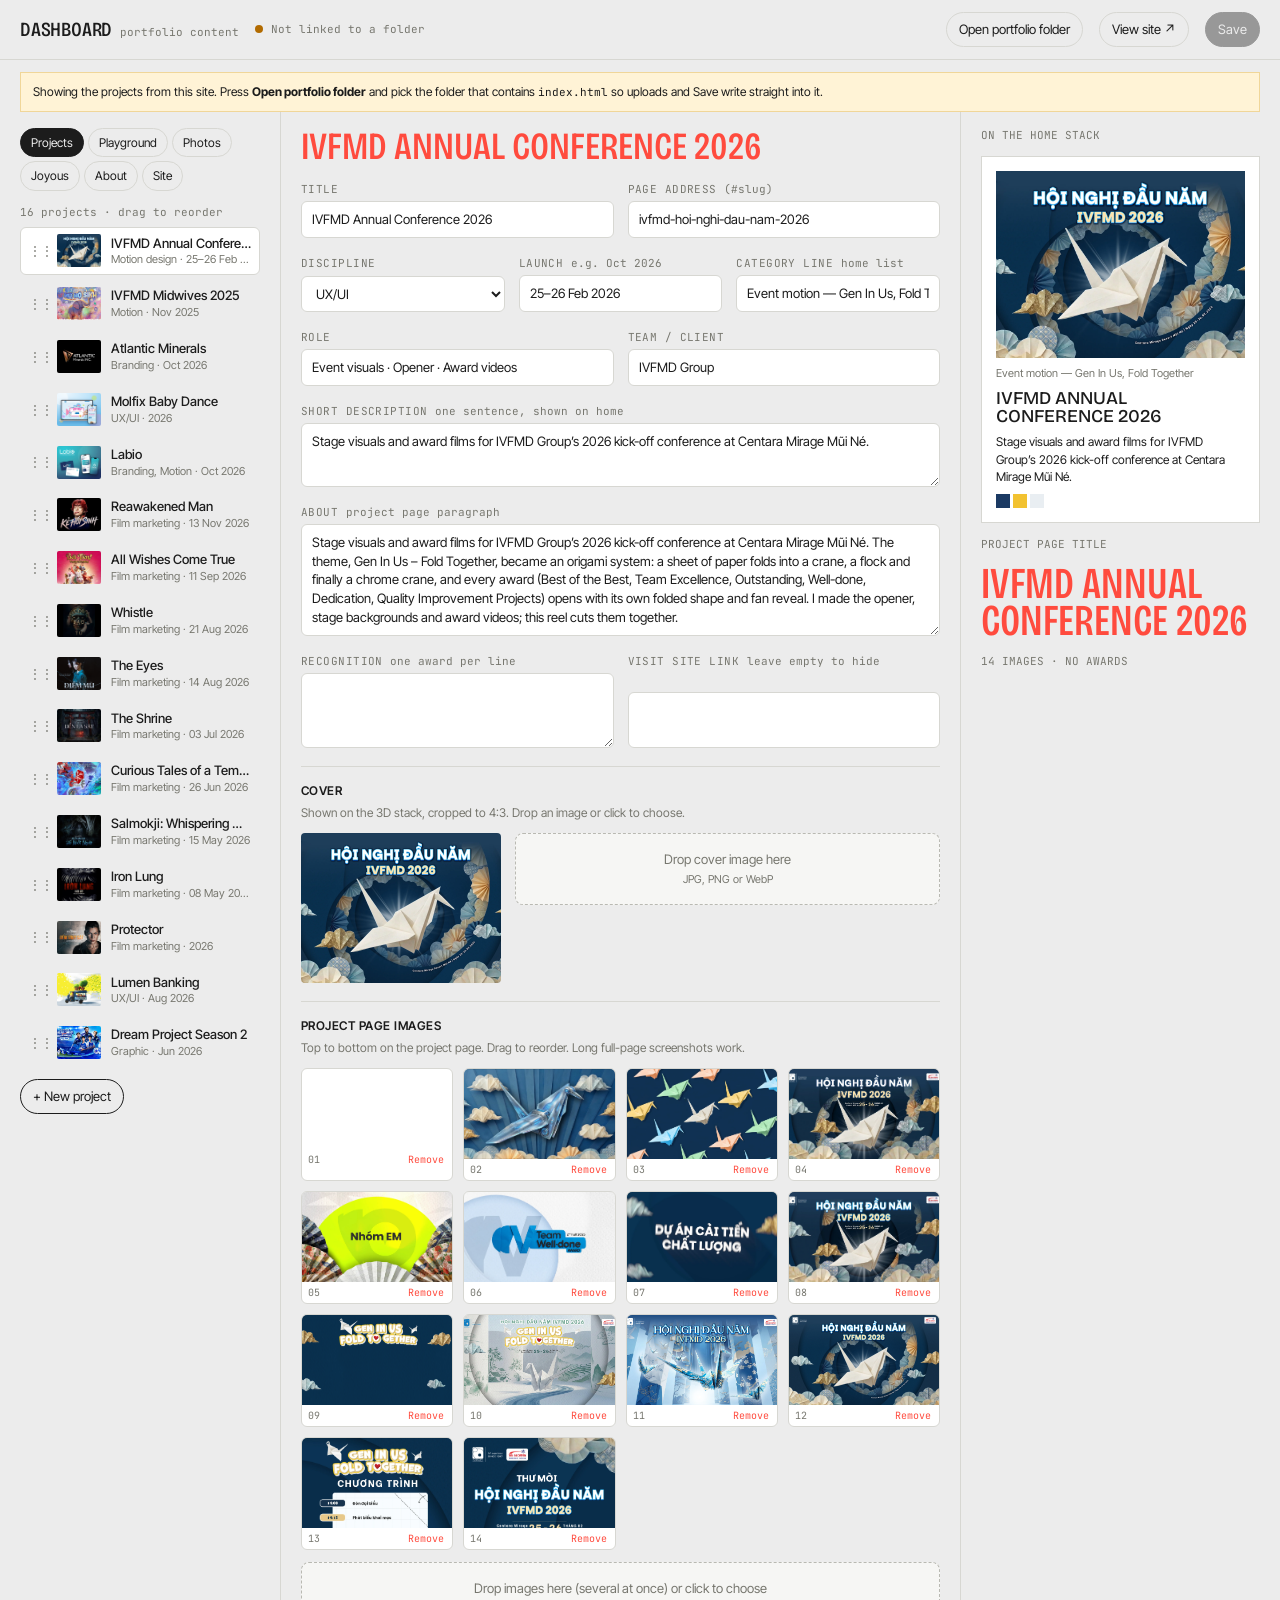
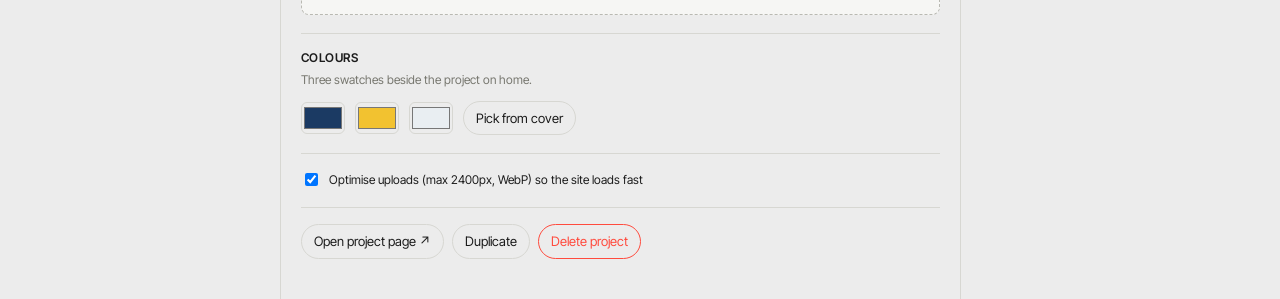
<file: admin.html>
<!doctype html>
<html lang="en">
<head>
<meta charset="utf-8">
<meta name="viewport" content="width=device-width, initial-scale=1, viewport-fit=cover">
<title>Portfolio Dashboard</title>
<meta name="robots" content="noindex">
<link rel="preconnect" href="https://fonts.googleapis.com">
<link rel="preconnect" href="https://fonts.gstatic.com" crossorigin>
<link rel="stylesheet" href="https://fonts.googleapis.com/css2?family=Bricolage+Grotesque:opsz,wdth,wght@12..96,75..100,400..500&family=Inter+Tight:wght@400;500;600&family=JetBrains+Mono:wght@400&display=swap">
<style>
/* Layout: three panes. Project list on the left, the editor in the middle,
   a live card preview on the right. Same paper/ink/red as the site. */
:root {
  --bg: #ececec; --panel: #f6f6f4; --ink: #1c1c1c; --muted: #77776f; --line: #d7d7d2;
  --accent: #ff4b3e; --ok: #1f8a4c; --warn: #b26b00;
  --f-ui: "Inter Tight", "Helvetica Neue", Arial, sans-serif;
  --f-display: "Bricolage Grotesque", "Arial Narrow", sans-serif;
  --f-mono: "JetBrains Mono", ui-monospace, Menlo, monospace;
  color-scheme: light;
}
* { box-sizing: border-box; }
html, body { height: 100%; }
body { margin: 0; background: var(--bg); color: var(--ink); font: 400 13px/1.45 var(--f-ui); }
button, input, select, textarea { font: inherit; color: inherit; }
button { cursor: pointer; }
:focus-visible { outline: 2px solid var(--accent); outline-offset: 2px; }
[hidden] { display: none !important; }

.top {
  position: sticky; top: env(safe-area-inset-top, 0px); z-index: 10;
  display: flex; flex-wrap: wrap; align-items: center; gap: 10px 16px;
  padding: 12px 20px; background: var(--bg); border-bottom: 1px solid var(--line);
}
.brand { font: 500 20px/1 var(--f-display); font-stretch: 80%; text-transform: uppercase; letter-spacing: -.01em; margin: 0; }
.brand small { font: 400 11px var(--f-mono); color: var(--muted); text-transform: none; margin-left: 8px; letter-spacing: 0; }
.status { font: 400 11px/1.3 var(--f-mono); color: var(--muted); margin: 0 auto 0 0; display: flex; align-items: center; gap: 8px; min-width: 0; }
.status i { width: 8px; height: 8px; border-radius: 50%; background: var(--warn); flex: none; }
.status.is-linked i { background: var(--ok); }
.status.is-dirty i { background: var(--accent); }
.noimg { display: block; background: repeating-linear-gradient(45deg, #ddddd8 0 6px, #e6e6e2 6px 12px); aspect-ratio: 4 / 3; width: 100%; }
.item__thumb.noimg { width: 44px; height: 33px; }
a.btn { color: inherit; text-decoration: none; }
.btn { border: 1px solid var(--ink); background: transparent; padding: 7px 12px; border-radius: 99px; white-space: nowrap; }
.btn:hover { background: var(--ink); color: var(--bg); }
.btn--solid { background: var(--ink); color: var(--bg); }
.btn--solid:hover { background: var(--accent); border-color: var(--accent); color: #fff; }
.btn--ghost { border-color: var(--line); }
.btn--danger { border-color: var(--accent); color: var(--accent); }
.btn--danger:hover { background: var(--accent); color: #fff; }
.btn:disabled { opacity: .4; pointer-events: none; }

.login { position: fixed; inset: 0; z-index: 40; display: grid; place-items: center; background: var(--bg); padding: 20px; }
.login form { width: min(360px, 100%); display: grid; gap: 14px; }
.login h2 { margin: 0; font: 400 32px/1 var(--f-display, inherit); text-transform: uppercase; }
.login p { margin: 0; color: var(--muted); font-size: 12px; }
.login .err { color: var(--accent); }
.note { margin: 12px 20px 0; padding: 10px 12px; background: #fff3d6; border: 1px solid #f0d699; font-size: 12px; }
.note code { font-family: var(--f-mono); font-size: 11px; }

.app { display: grid; grid-template-columns: 280px minmax(0, 1fr) 320px; gap: 0; min-height: calc(100% - 60px); }
.pane { padding: 16px 20px 40px; min-width: 0; }
.pane + .pane { border-left: 1px solid var(--line); }

.tabs { display: flex; flex-wrap: wrap; gap: 4px; margin-bottom: 14px; }
.tab { border: 1px solid var(--line); background: transparent; padding: 5px 10px; border-radius: 99px; font-size: 12px; }
.tab.is-on { background: var(--ink); color: var(--bg); border-color: var(--ink); }

.list { list-style: none; margin: 0 0 12px; padding: 0; display: grid; gap: 4px; }
.item {
  display: grid; grid-template-columns: 18px 44px minmax(0, 1fr); gap: 10px; align-items: center;
  padding: 6px 8px; border: 1px solid transparent; border-radius: 6px; background: transparent; cursor: pointer;
}
.item:hover { background: var(--panel); }
.item.is-on { background: #fff; border-color: var(--line); }
.item.is-drop { border-color: var(--accent); border-style: dashed; }
.item__grip { color: var(--muted); cursor: grab; font-size: 12px; text-align: center; }
.item__thumb { width: 44px; height: 33px; object-fit: cover; background: var(--line); border-radius: 2px; }
.item__t { display: block; font-weight: 500; white-space: nowrap; overflow: hidden; text-overflow: ellipsis; }
.item__s { display: block; color: var(--muted); font-size: 11px; white-space: nowrap; overflow: hidden; text-overflow: ellipsis; }
.count { font: 400 11px var(--f-mono); color: var(--muted); margin: 0 0 8px; }

.form { display: grid; gap: 18px; max-width: 760px; }
.form h2 { margin: 0; font: 500 clamp(28px, 3vw, 40px)/.95 var(--f-display); font-stretch: 78%; text-transform: uppercase; color: var(--accent); text-wrap: balance; }
.grid2 { display: grid; grid-template-columns: repeat(2, minmax(0, 1fr)); gap: 14px; }
.grid3 { display: grid; grid-template-columns: repeat(3, minmax(0, 1fr)); gap: 14px; }
.field { display: grid; gap: 5px; min-width: 0; }
.field > span { font: 400 11px var(--f-mono); color: var(--muted); text-transform: uppercase; letter-spacing: .04em; }
.field > span em { font-style: normal; text-transform: none; letter-spacing: 0; }
.field input[type="text"], .field input[type="url"], .field input[type="email"], .field select, .field textarea {
  width: 100%; padding: 8px 10px; border: 1px solid var(--line); border-radius: 6px; background: #fff;
}
.field textarea { resize: vertical; min-height: 64px; }
.field input:focus, .field textarea:focus, .field select:focus { border-color: var(--ink); outline: none; }
.err { color: var(--accent); font-size: 11px; }
.rows { display: grid; gap: 8px; justify-items: start; }
.rowed { display: grid; grid-template-columns: 24px minmax(0, 1fr) minmax(0, 1.6fr) auto; gap: 8px; align-items: start; width: 100%; }
.rowed--3 { grid-template-columns: 24px minmax(0, 1.2fr) minmax(0, 1.2fr) minmax(0, .8fr) auto; }
.rowed__n { font: 400 11px var(--f-mono); color: var(--muted); padding-top: 10px; }
.rowed input, .rowed textarea { width: 100%; padding: 8px 10px; border: 1px solid var(--line); border-radius: 6px; background: #fff; font: inherit; }
.rowed textarea { resize: vertical; min-height: 38px; }
.rowed input:focus, .rowed textarea:focus { border-color: var(--ink); outline: none; }
.rowed__b { display: flex; gap: 4px; padding-top: 4px; }
.rowed__b button { width: 28px; height: 28px; border: 1px solid var(--line); border-radius: 99px; background: transparent; }
.rowed__b button:disabled { opacity: .3; }
.rowed__b button:hover:not(:disabled) { border-color: var(--ink); }

.sect { border-top: 1px solid var(--line); padding-top: 16px; display: grid; gap: 12px; }
.sect h3 { margin: 0; font: 600 12px var(--f-ui); text-transform: uppercase; letter-spacing: .04em; }
.sect p.hint { margin: -6px 0 0; color: var(--muted); font-size: 12px; }

.drop {
  border: 1px dashed #b9b9b2; border-radius: 8px; padding: 16px; text-align: center; color: var(--muted);
  background: var(--panel); cursor: pointer; transition: border-color .2s, background .2s;
}
.drop:hover, .drop.is-over { border-color: var(--accent); background: #fff; color: var(--ink); }
.cover { display: grid; grid-template-columns: 200px minmax(0, 1fr); gap: 14px; align-items: start; }
.cover img { width: 200px; aspect-ratio: 4 / 3; object-fit: cover; background: var(--line); border-radius: 4px; }

.gallery { display: grid; grid-template-columns: repeat(auto-fill, minmax(120px, 1fr)); gap: 10px; }
.gimg { position: relative; border: 1px solid var(--line); border-radius: 6px; overflow: hidden; background: #fff; cursor: grab; }
.gimg.is-drop { outline: 2px dashed var(--accent); }
.gimg img { width: 100%; height: 90px; object-fit: cover; object-position: top; display: block; background: var(--line); }
.gimg__bar { display: flex; justify-content: space-between; align-items: center; padding: 4px 6px; font: 400 10px var(--f-mono); color: var(--muted); }
.gimg__bar button { border: 0; background: none; color: var(--accent); padding: 0 2px; }

.swatches { display: flex; gap: 10px; align-items: center; flex-wrap: wrap; }
.swatches input[type="color"] { width: 44px; height: 32px; padding: 0; border: 1px solid var(--line); border-radius: 6px; background: none; }

.actions { display: flex; flex-wrap: wrap; gap: 8px; border-top: 1px solid var(--line); padding-top: 16px; }
.confirm { display: inline-flex; gap: 8px; align-items: center; color: var(--accent); }

/* preview pane */
.prev { position: sticky; top: 76px; display: grid; gap: 14px; }
.prev__k { font: 400 11px var(--f-mono); color: var(--muted); text-transform: uppercase; margin: 0; }
.card { background: #fff; border: 1px solid var(--line); padding: 14px; display: grid; gap: 8px; }
.card img { width: 100%; aspect-ratio: 4 / 3; object-fit: cover; background: var(--line); }
.cover--wide { grid-template-columns: 1fr; }
.cover--wide img, .card img.is-wide { width: 100%; aspect-ratio: 6.2 / 1; object-position: 0 50%; }
.cover img.is-169, .card img.is-169 { aspect-ratio: 16 / 9; }
.card__cat { color: var(--muted); font-size: 11px; margin: 0; }
.card__t { margin: 0; font: 500 18px/1 var(--f-display); text-transform: uppercase; }
.card__d { margin: 0; font-size: 12px; }
.card__sw { display: flex; gap: 3px; }
.card__sw i { width: 14px; height: 14px; display: block; }
.big { margin: 0; font: 500 44px/.86 var(--f-display); font-stretch: 75%; text-transform: uppercase; color: var(--accent); text-wrap: balance; }
.prev a { color: inherit; }

.toast { position: fixed; left: 50%; bottom: calc(20px + env(safe-area-inset-bottom, 0px)); translate: -50% 10px; opacity: 0; transition: .25s; background: var(--ink); color: var(--bg); padding: 9px 14px; border-radius: 99px; pointer-events: none; z-index: 30; max-width: calc(100vw - 32px); }
.toast.is-on { opacity: 1; translate: -50% 0; }

.empty { padding: 40px 0; color: var(--muted); max-width: 46ch; }
.empty h2 { color: var(--ink); font: 500 32px/.95 var(--f-display); font-stretch: 80%; text-transform: uppercase; margin: 0 0 10px; }

@media (max-width: 1100px) {
  .app { grid-template-columns: 240px minmax(0, 1fr); }
  .pane--prev { display: none; }
}
@media (max-width: 720px) {
  .app { grid-template-columns: 1fr; }
  .pane + .pane { border-left: 0; border-top: 1px solid var(--line); }
  .grid2, .grid3, .cover { grid-template-columns: 1fr; }
  .cover img { width: 100%; }
  .rowed, .rowed--3 { grid-template-columns: minmax(0, 1fr) auto; }
  .rowed__n { display: none; }
  .rowed > input, .rowed > textarea { grid-column: 1; }
  .rowed__b { grid-column: 2; grid-row: 1; }
  .top { padding: 10px 16px; }
  .pane { padding-inline: 16px; }
}
</style>
</head>
<body>

<header class="top">
  <h1 class="brand">Dashboard<small>portfolio content</small></h1>
  <p class="status" id="status" role="status"><i></i><span id="statusText">Not linked to a folder</span></p>
  <button class="btn btn--ghost" type="button" id="openBtn">Open portfolio folder</button>
  <button class="btn btn--ghost" type="button" id="signOut" hidden>Sign out</button>
  <a class="btn btn--ghost" id="siteBtn" href="index.html" target="_blank" rel="noopener">View site ↗</a>
  <button class="btn btn--solid" type="button" id="saveBtn" disabled>Save</button>
</header>
<p class="note" id="note" hidden></p>

<div class="app">
  <!-- LIST -->
  <aside class="pane">
    <div class="tabs" role="tablist">
      <button class="tab is-on" type="button" data-tab="projects" role="tab" aria-selected="true">Projects</button>
      <button class="tab" type="button" data-tab="playground" role="tab" aria-selected="false">Playground</button>
      <button class="tab" type="button" data-tab="photos" role="tab" aria-selected="false">Photos</button>
      <button class="tab" type="button" data-tab="joyous" role="tab" aria-selected="false">Joyous</button>
      <button class="tab" type="button" data-tab="about" role="tab" aria-selected="false">About</button>
      <button class="tab" type="button" data-tab="site" role="tab" aria-selected="false">Site</button>
    </div>
    <p class="count" id="count"></p>
    <ol class="list" id="list"></ol>
    <button class="btn" type="button" id="addBtn">+ New project</button>
  </aside>

  <!-- EDITOR -->
  <main class="pane" id="editor"></main>

  <!-- PREVIEW -->
  <aside class="pane pane--prev">
    <div class="prev" id="prev"></div>
  </aside>
</div>

<input type="file" id="filePick" accept="image/*" hidden>
<input type="file" id="filePickMulti" accept="image/*" multiple hidden>
<div class="toast" id="toast" role="status" aria-live="polite"></div>
<div class="login" id="login" hidden>
  <form id="loginForm" autocomplete="on">
    <h2 id="loginTitle">Sign in</h2>
    <p id="loginText">Enter the dashboard password.</p>
    <label class="field"><span>Password</span><input type="password" name="password" autocomplete="current-password" required minlength="8"></label>
    <label class="field" id="loginAgain" hidden><span>Password again</span><input type="password" name="again" autocomplete="new-password"></label>
    <p class="err" id="loginErr" role="alert"></p>
    <button class="btn btn--solid" type="submit" id="loginBtn">Sign in</button>
  </form>
</div>

<script>
(() => {
  /* =========================================================
     DASHBOARD
     Edits projects, playground, photos, Joyous and site settings.
     Two ways to save:
     1. Server (preferred): when the page is served by server.js or a PHP
        host (api/index.php), it signs in and saves to the project's
        database (data/content.json), which also rebuilds
        assets/projects.js. Uploads go straight into images/ and audio/.
     2. Folder: opened any other way, it uses the browser's folder access
        (Chrome / Edge) to write into a folder on your computer.
     ========================================================= */
  const $ = (s, el = document) => el.querySelector(s);
  const $$ = (s, el = document) => [...el.querySelectorAll(s)];
  const esc = s => String(s ?? "").replace(/[&<>"]/g, c => ({ "&": "&amp;", "<": "&lt;", ">": "&gt;", '"': "&quot;" }[c]));
  const DISCIPLINES = ["UX/UI", "Graphic", "Motion"];
  const JOY_KINDS = ["Game", "3D object", "Space", "Toy"];
  // the experiences built in assets/joyous.js (a new one needs code)
  const JOY_PLAYS = { flappy: "Phu Flies (tap to fly)", blob: "Chrome Blob (liquid metal ball)", island: "Tiny Island (plant trees)", stack: "Stack (block stacking)", galaxy: "Spiral (galaxy of stars)", ballpit: "Ball Pit (throw the balls)" };
  const MAX_SIDE = 2400;           // longest side after optimising
  const WEBP_QUALITY = 0.85;

  const state = {
    dir: null,                     // FileSystemDirectoryHandle of the portfolio folder
    data: { SITE: {}, PROJECTS: [], PLAYGROUND: [], PHOTOS: [] },
    tab: "projects", sel: 0, dirty: false, optimise: true,
    blobs: new Map(),              // image path -> object URL (for previews)
    pending: new Map(),            // image path -> Blob waiting to be written (when no folder yet)
    confirmDelete: false,
  };

  /* ---------------- helpers ---------------- */
  const toast = (msg) => { const t = $("#toast"); t.textContent = msg; t.classList.add("is-on"); clearTimeout(toast.t); toast.t = setTimeout(() => t.classList.remove("is-on"), 2400); };
  const slugify = s => String(s).toLowerCase().normalize("NFD").replace(/[̀-ͯ]/g, "").replace(/đ/g, "d").replace(/[^a-z0-9]+/g, "-").replace(/^-+|-+$/g, "") || "project";
  const fsOK = "showDirectoryPicker" in window;

  /* ---------------- server API (server.js or api/index.php) ---------------- */
  // on Vercel: uploads wait as git blobs until the next save commits them (base = content.json version loaded)
  const server = { on: false, kind: "", uploads: [], base: null };
  async function api(r, { q = "", json, body } = {}) {
    const post = json !== undefined || body !== undefined;
    const res = await fetch(`api/?r=${r}${q}`, {
      method: post ? "POST" : "GET", credentials: "same-origin", cache: "no-store",
      headers: { "X-Admin": "1", ...(json !== undefined ? { "Content-Type": "application/json" } : { "Content-Type": "application/octet-stream" }) },
      body: json !== undefined ? JSON.stringify(json) : body,
    });
    const j = await res.json().catch(() => ({ error: `The server answered ${res.status}` }));
    if (!res.ok) { const e = new Error(j.error || res.status); e.status = res.status; throw e; }
    return j;
  }
  async function probeServer() {
    try { const st = await api("status"); return st && st.ok ? st : null; } catch (e) { return null; }
  }
  // ask for the password (or to create one on first run) until signed in
  function signIn(st) {
    return new Promise(done => {
      const box = $("#login"), f = $("#loginForm"), setup = !st.hasPassword;
      $("#loginTitle").textContent = setup ? "Set a password" : "Sign in";
      $("#loginText").innerHTML = setup
        ? (st.canSetup ? "First time here: choose a dashboard password (8+ characters). It is saved, hashed, in <code>data/auth.php</code>; upload that folder with the site and the same password works on your host."
                       : st.server === "vercel" ? "Saving online is not set up yet: add ADMIN_PASSWORD and GITHUB_TOKEN in Vercel (Settings, Environment Variables), then redeploy."
                       : "No password yet. Run <code>start.bat</code> on your computer to set one, then upload the <code>data</code> folder to the host.")
        : "Enter the dashboard password.";
      $("#loginAgain").hidden = !setup; $("#loginBtn").textContent = setup ? "Save password" : "Sign in";
      $("#loginBtn").disabled = setup && !st.canSetup;
      f.password.autocomplete = setup ? "new-password" : "current-password";
      box.hidden = false; f.password.focus();
      f.onsubmit = async e => {
        e.preventDefault(); $("#loginErr").textContent = "";
        if (setup && f.password.value !== f.again.value) { $("#loginErr").textContent = "The two passwords are different"; return; }
        try { await api(setup ? "setup" : "login", { json: { password: f.password.value } }); box.hidden = true; f.reset(); done(); }
        catch (err) { $("#loginErr").textContent = err.message; }
      };
    });
  }
  // the database, unless projects.js was edited by hand after the last save
  async function loadFromServer() {
    const c = await api("content");
    server.base = c.sha || null;
    if (c.content && !(c.projectsMtime > c.contentMtime + 5)) return normalise(c.content);
    return parseProjects(await (await fetch("assets/projects.js", { cache: "no-store" })).text());
  }
  const normalise = c => ({ SITE: c.SITE || {}, PROJECTS: c.PROJECTS || [], PLAYGROUND: c.PLAYGROUND || [], PHOTOS: c.PHOTOS || [], JOYOUS: c.JOYOUS || null, ABOUT: c.ABOUT || null });
  async function upload(blob, base, ext) {
    if (server.kind === "vercel" && blob.size > 4.3 * 1024 * 1024) throw new Error("file is over 4MB, too big for the online dashboard. Add it with start.bat on your computer");
    const pending = server.uploads.map(u => u.path).join(",");
    const r = await api("upload", { q: `&base=${encodeURIComponent(base)}&ext=${encodeURIComponent(ext)}` + (pending ? `&pending=${encodeURIComponent(pending)}` : ""), body: blob });
    if (r.sha) { server.uploads.push({ path: r.path, sha: r.sha }); setDirty(); }
    return r.path;
  }

  function setDirty(v = true) {
    state.dirty = v;
    $("#saveBtn").disabled = !v;
    $("#status").classList.toggle("is-dirty", v);
    renderStatus();
  }
  function renderStatus() {
    const st = $("#status");
    if (server.on) {
      st.classList.add("is-linked");
      $("#statusText").textContent = `Project database (data/content.json)` + (state.dirty ? " · unsaved changes" : " · saved");
      return;
    }
    st.classList.toggle("is-linked", !!state.dir);
    $("#statusText").textContent =
      (state.dir ? `Folder: ${state.dir.name}` : "Not linked to a folder") + (state.dirty ? " · unsaved changes" : state.dir ? " · saved" : "");
  }
  function note(html) { const n = $("#note"); n.innerHTML = html; n.hidden = !html; }

  /* ---------------- parse / serialise projects.js ---------------- */
  function parseProjects(text) {
    const win = {};
    // projects.js only assigns window.SITE / window.PROJECTS / window.PLAYGROUND / window.PHOTOS / window.JOYOUS / window.ABOUT
    new Function("window", text)(win);
    return { SITE: win.SITE || {}, PROJECTS: win.PROJECTS || [], PLAYGROUND: win.PLAYGROUND || [], PHOTOS: win.PHOTOS || [], JOYOUS: win.JOYOUS || null, ABOUT: win.ABOUT || null };
  }
  function serialise(d) {
    const head = `/* =========================================================
   PROJECT DATA (written by admin.html — you can also edit by hand)
   image:       cover shown on the 3D stack (any ratio, cropped to 4:3)
   gallery:     images shown on the project page, top to bottom
   about:       the paragraph on the project page (desc is the short line on home)
   recognition: list of awards, [] when none
   url:         "Visit site" link, "" to hide it
   palette:     three swatch colours shown next to the active project
   PHOTOS:      the Photo page; featured: true (up to 10) also plays in the top banner
   JOYOUS:      the Joyous page: channel name, banner and items; play picks the experience built in assets/joyous.js
   ABOUT:       the About page: title lines, intro, skills, experience, portrait, process & approach
   ========================================================= */\n`;
    const j = v => JSON.stringify(v, null, 2);
    return `${head}window.SITE = ${j(d.SITE)};\n\nwindow.PROJECTS = ${j(d.PROJECTS)};\n\nwindow.PLAYGROUND = ${j(d.PLAYGROUND)};\n\nwindow.PHOTOS = ${j(d.PHOTOS || [])};\n${d.JOYOUS ? `\nwindow.JOYOUS = ${j(d.JOYOUS)};\n` : ""}${d.ABOUT ? `\nwindow.ABOUT = ${j(d.ABOUT)};\n` : ""}`;
  }

  /* ---------------- folder access ---------------- */
  const IDB = {
    db() { return new Promise((res, rej) => { const r = indexedDB.open("portfolio-admin", 1); r.onupgradeneeded = () => r.result.createObjectStore("kv"); r.onsuccess = () => res(r.result); r.onerror = () => rej(r.error); }); },
    async get(k) { try { const db = await this.db(); return await new Promise(res => { const q = db.transaction("kv").objectStore("kv").get(k); q.onsuccess = () => res(q.result); q.onerror = () => res(null); }); } catch (e) { return null; } },
    async set(k, v) { try { const db = await this.db(); db.transaction("kv", "readwrite").objectStore("kv").put(v, k); } catch (e) {} },
  };
  async function getDirPath(path, create) {
    const parts = path.split("/").filter(Boolean); let d = state.dir;
    for (const p of parts) d = await d.getDirectoryHandle(p, { create });
    return d;
  }
  async function readFile(path) {
    const parts = path.split("/"); const name = parts.pop();
    const d = await getDirPath(parts.join("/"), false);
    return (await d.getFileHandle(name)).getFile();
  }
  async function writeFile(path, data) {
    const parts = path.split("/"); const name = parts.pop();
    const d = await getDirPath(parts.join("/"), true);
    const fh = await d.getFileHandle(name, { create: true });
    const w = await fh.createWritable(); await w.write(data); await w.close();
  }
  async function exists(path) { try { await readFile(path); return true; } catch (e) { return false; } }

  async function linkFolder(handle) {
    if ((await handle.queryPermission({ mode: "readwrite" })) !== "granted" &&
        (await handle.requestPermission({ mode: "readwrite" })) !== "granted") { toast("Permission was not granted"); return false; }
    try { await handle.getDirectoryHandle("assets"); }
    catch (e) { toast("That folder has no assets/ folder. Pick the portfolio folder that contains index.html."); return false; }
    state.dir = handle; IDB.set("dir", handle);
    if (state.dirty && state.data.PROJECTS.length) {
      // keep the edits made before linking; flush any images waiting to be written
      for (const [path, blob] of state.pending) await writeFile(path, blob);
      state.pending.clear(); note(""); renderStatus(); toast("Folder linked. Press Save to write your changes."); return true;
    }
    try { state.data = parseProjects(await (await readFile("assets/projects.js")).text()); }
    catch (e) { toast("Could not read assets/projects.js: " + e.message); return false; }
    state.sel = 0; note(""); setDirty(false); render(); toast(`Loaded ${state.data.PROJECTS.length} projects`);
    return true;
  }
  $("#openBtn").addEventListener("click", async () => {
    if (!fsOK) { toast("Open this page in Chrome or Edge on your computer to save files."); return; }
    try { await linkFolder(await window.showDirectoryPicker({ id: "portfolio", mode: "readwrite" })); }
    catch (e) { if (e.name !== "AbortError") toast("Could not open the folder: " + e.message); }
  });

  /* ---------------- images ---------------- */
  async function optimise(file) {
    if (!state.optimise || !/^image\/(jpeg|png|webp)$/.test(file.type)) return { blob: file, ext: (file.name.split(".").pop() || "jpg").toLowerCase() };
    const bmp = await createImageBitmap(file);
    const s = Math.min(1, MAX_SIDE / Math.max(bmp.width, bmp.height));
    const cv = document.createElement("canvas"); cv.width = Math.round(bmp.width * s); cv.height = Math.round(bmp.height * s);
    cv.getContext("2d").drawImage(bmp, 0, 0, cv.width, cv.height);
    const blob = await new Promise(r => cv.toBlob(r, "image/webp", WEBP_QUALITY));
    return blob && blob.size < file.size ? { blob, ext: "webp" } : { blob: file, ext: (file.name.split(".").pop() || "jpg").toLowerCase() };
  }
  async function addImage(file, base) {
    const { blob, ext } = await optimise(file);
    if (server.on) {
      let path;
      try { path = await upload(blob, "images/" + base, ext); }
      catch (e) {
        if (e.status !== 401) { toast("Upload failed: " + e.message); throw e; }
        await signIn(await probeServer() || { hasPassword: true }); path = await upload(blob, "images/" + base, ext);
      }
      state.blobs.set(path, URL.createObjectURL(blob));
      return path;
    }
    let n = 1, path;
    do { path = `images/${base}-${String(n).padStart(2, "0")}.${ext}`; n++; }
    while ((state.dir && await exists(path)) || state.blobs.has(path) || allPaths().includes(path));
    state.blobs.set(path, URL.createObjectURL(blob));
    if (state.dir) await writeFile(path, blob); else state.pending.set(path, blob);
    return path;
  }
  function allPaths() {
    const d = state.data;
    return [...d.PROJECTS.flatMap(p => [p.image, ...(p.gallery || [])]), ...d.PLAYGROUND.map(p => p.image), ...(d.PHOTOS || []).map(p => p.image), ...(d.JOYOUS ? [d.JOYOUS.banner, ...(d.JOYOUS.items || []).map(p => p.thumb)] : []), d.ABOUT && d.ABOUT.portrait].filter(Boolean);
  }
  function src(path) {
    // preview URL for an image path: fresh upload, file in the linked folder, or the site's own copy
    if (!path) return "";
    if (state.blobs.has(path)) return state.blobs.get(path);
    if (state.dir) {
      readFile(path).then(f => { state.blobs.set(path, URL.createObjectURL(f)); $$(`img[data-path="${CSS.escape(path)}"]`).forEach(i => (i.src = state.blobs.get(path))); }).catch(() => {});
      return "";
    }
    return path;
  }
  const img = (path, cls = "", alt = "") => path
    ? /\.(mp4|webm|mov)$/i.test(path) ? `<video class="${cls}" data-path="${esc(path)}" src="${esc(src(path))}" muted playsinline preload="metadata" style="width:100%;object-fit:cover"></video>`
    : `<img class="${cls}" data-path="${esc(path)}" src="${esc(src(path))}" alt="${esc(alt)}">`
    : `<span class="${cls} noimg" aria-hidden="true"></span>`;
  function pick(multi) {
    return new Promise(res => {
      const inp = multi ? $("#filePickMulti") : $("#filePick");
      inp.value = ""; inp.onchange = () => res([...inp.files]); inp.click();
    });
  }
  async function paletteFrom(path) {
    // three colours from the cover: darkest, most saturated, lightest of the common ones
    const im = new Image(); im.src = src(path) || path; await im.decode();
    const cv = document.createElement("canvas"); cv.width = 48; cv.height = 36;
    const ctx = cv.getContext("2d"); ctx.drawImage(im, 0, 0, 48, 36);
    const px = ctx.getImageData(0, 0, 48, 36).data, buckets = new Map();
    for (let i = 0; i < px.length; i += 4) {
      const k = [px[i] >> 4, px[i + 1] >> 4, px[i + 2] >> 4].join(",");
      const b = buckets.get(k) || { n: 0, r: 0, g: 0, b: 0 }; b.n++; b.r += px[i]; b.g += px[i + 1]; b.b += px[i + 2]; buckets.set(k, b);
    }
    const cols = [...buckets.values()].sort((a, b) => b.n - a.n).slice(0, 12).map(b => [b.r / b.n, b.g / b.n, b.b / b.n]);
    const lum = c => 0.2126 * c[0] + 0.7152 * c[1] + 0.0722 * c[2];
    const sat = c => Math.max(...c) - Math.min(...c);
    const dark = cols.reduce((a, c) => (lum(c) < lum(a) ? c : a));
    const light = cols.reduce((a, c) => (lum(c) > lum(a) ? c : a));
    const vivid = cols.filter(c => c !== dark && c !== light).reduce((a, c) => (sat(c) > sat(a) ? c : a), cols[0]);
    const hex = c => "#" + c.map(v => Math.round(v).toString(16).padStart(2, "0")).join("");
    return [hex(dark), hex(vivid), hex(light)];
  }

  /* ---------------- drop zones ---------------- */
  function dropzone(el, onFiles) {
    el.addEventListener("dragover", e => { if ([...e.dataTransfer.types].includes("Files")) { e.preventDefault(); el.classList.add("is-over"); } });
    el.addEventListener("dragleave", () => el.classList.remove("is-over"));
    el.addEventListener("drop", e => { if (!e.dataTransfer.files.length) return; e.preventDefault(); el.classList.remove("is-over"); onFiles([...e.dataTransfer.files].filter(f => f.type.startsWith("image/"))); });
  }
  function sortable(container, selector, onMove) {
    let from = -1;
    $$(selector, container).forEach((el, i) => {
      el.draggable = true;
      el.addEventListener("dragstart", e => { from = i; e.dataTransfer.effectAllowed = "move"; e.dataTransfer.setData("text/plain", String(i)); });
      el.addEventListener("dragover", e => { if (from < 0) return; e.preventDefault(); el.classList.add("is-drop"); });
      el.addEventListener("dragleave", () => el.classList.remove("is-drop"));
      el.addEventListener("drop", e => { if (from < 0) return; e.preventDefault(); el.classList.remove("is-drop"); if (from !== i) onMove(from, i); from = -1; });
      el.addEventListener("dragend", () => (from = -1));
    });
  }
  const move = (arr, a, b) => { const [x] = arr.splice(a, 1); arr.splice(b, 0, x); };

  /* ---------------- render ---------------- */
  function render() {
    $$(".tab").forEach(t => { const on = t.dataset.tab === state.tab; t.classList.toggle("is-on", on); t.setAttribute("aria-selected", on); });
    renderList(); renderEditor(); renderPreview(); renderStatus();
  }

  function renderList() {
    const list = $("#list"), d = state.data;
    $("#addBtn").hidden = state.tab === "site" || state.tab === "about";
    $("#addBtn").textContent = state.tab === "playground" ? "+ Add images" : state.tab === "photos" ? "+ Add photos" : state.tab === "joyous" ? "+ New item" : "+ New project";
    if (state.tab === "site") { list.innerHTML = ""; $("#count").textContent = "Name, email, showreel, music"; return; }
    if (state.tab === "about") { list.innerHTML = ""; $("#count").textContent = "Title, intro, skills, experience, process"; return; }
    const items = listFor(state.tab);
    const banner = d.PHOTOS.filter(p => p.featured).length;
    $("#count").textContent = state.tab === "photos" ? `${items.length} photos · ${banner}/10 in banner · drag to reorder`
      : `${items.length} ${state.tab === "projects" ? "projects · drag to reorder" : "items · drag to reorder"}`;
    const joyHead = state.tab === "joyous" ? `
      <li class="item ${state.sel === -1 ? "is-on" : ""}" data-i="-1" data-fixed>
        <span class="item__grip" aria-hidden="true"></span>
        ${img(d.JOYOUS && d.JOYOUS.banner, "item__thumb")}
        <span><span class="item__t">Channel</span><span class="item__s">Name, about, banner</span></span>
      </li>` : "";
    list.innerHTML = joyHead + items.map((p, i) => `
      <li class="item ${i === state.sel ? "is-on" : ""}" data-i="${i}">
        <span class="item__grip" aria-hidden="true">⋮⋮</span>
        ${img(p.image || p.thumb, "item__thumb")}
        <span><span class="item__t">${esc(p.title || "Untitled")}</span><span class="item__s">${esc(state.tab === "projects" ? [p.discipline, p.launch].filter(Boolean).join(" · ") : state.tab === "joyous" ? [p.kind, p.year].filter(Boolean).join(" · ") : state.tab === "photos" ? [p.featured ? "★ Banner" : "", p.place, p.year].filter(Boolean).join(" · ") || p.image : p.image)}</span></span>
      </li>`).join("");
    $$(".item", list).forEach(el => el.addEventListener("click", () => { state.sel = +el.dataset.i; state.confirmDelete = false; render(); }));
    sortable(list, ".item:not([data-fixed])", (a, b) => { const sel = items[state.sel]; move(items, a, b); state.sel = items.indexOf(sel); setDirty(); render(); });
  }

  function field(label, name, value, { type = "text", area = false, hint = "", rows = 3, attrs = "" } = {}) {
    const ctl = area
      ? `<textarea name="${name}" rows="${rows}" ${attrs}>${esc(value)}</textarea>`
      : `<input type="${type}" name="${name}" value="${esc(value)}" ${attrs}>`;
    return `<label class="field"><span>${label}${hint ? ` <em>${hint}</em>` : ""}</span>${ctl}</label>`;
  }

  function renderEditor() {
    const ed = $("#editor"), d = state.data;
    if (state.tab === "site") return renderSite(ed);
    if (state.tab === "about") return renderAbout(ed);
    if (state.tab === "joyous" && state.sel === -1) return renderJoyChannel(ed);
    const items = listFor(state.tab);
    if (!items.length) {
      ed.innerHTML = `<div class="empty"><h2>Nothing here yet</h2><p>${state.tab === "projects" ? "Press “+ New project”, give it a title and drop in a cover image." : state.tab === "photos" ? "Press “+ Add photos” to fill the Photo page. Star up to 10 for the top banner." : state.tab === "joyous" ? "Press “+ New item” to add a game or 3D toy to the Joyous page, or pick Channel to edit the banner and name." : "Press “+ Add images” to add side experiments to the Playground."}</p></div>`;
      return;
    }
    state.sel = Math.min(state.sel, items.length - 1);
    if (state.tab === "playground") return renderPlayItem(ed, items[state.sel]);
    if (state.tab === "photos") return renderPhotoItem(ed, items[state.sel]);
    if (state.tab === "joyous") return renderJoyItem(ed, items[state.sel]);
    const p = items[state.sel];
    const slugTaken = d.PROJECTS.some((q, k) => k !== state.sel && q.slug === p.slug);
    ed.innerHTML = `
      <form class="form" id="form" autocomplete="off">
        <h2>${esc(p.title || "Untitled project")}</h2>
        <div class="grid2">
          ${field("Title", "title", p.title)}
          <label class="field"><span>Page address <em>(#slug)</em></span><input type="text" name="slug" value="${esc(p.slug)}">${slugTaken ? `<span class="err">Another project already uses this address.</span>` : ""}</label>
        </div>
        <div class="grid3">
          <label class="field"><span>Discipline</span><select name="discipline">${DISCIPLINES.map(x => `<option ${x === p.discipline ? "selected" : ""}>${x}</option>`).join("")}</select></label>
          ${field("Launch", "launch", p.launch, { hint: "e.g. Oct 2026" })}
          ${field("Category line", "category", p.category, { hint: "home list" })}
        </div>
        <div class="grid2">
          ${field("Role", "role", p.role)}
          ${field("Team / client", "team", p.team)}
        </div>
        ${field("Short description", "desc", p.desc, { area: true, rows: 2, hint: "one sentence, shown on home" })}
        ${field("About", "about", p.about, { area: true, rows: 5, hint: "project page paragraph" })}
        <div class="grid2">
          ${field("Recognition", "recognition", (p.recognition || []).join("\n"), { area: true, rows: 3, hint: "one award per line" })}
          ${field("Visit site link", "url", p.url, { type: "url", hint: "leave empty to hide" })}
        </div>

        <section class="sect">
          <h3>Cover</h3>
          <p class="hint">Shown on the 3D stack, cropped to 4:3. Drop an image or click to choose.</p>
          <div class="cover">
            ${img(p.image, "", "Cover")}
            <div class="drop" id="coverDrop" role="button" tabindex="0">Drop cover image here<br><small>JPG, PNG or WebP</small></div>
          </div>
        </section>

        <section class="sect">
          <h3>Project page images</h3>
          <p class="hint">Top to bottom on the project page. Drag to reorder. Long full-page screenshots work.</p>
          <div class="gallery" id="gallery">
            ${(p.gallery || []).map((g, k) => `<div class="gimg" data-k="${k}">${img(g)}<div class="gimg__bar"><span>${String(k + 1).padStart(2, "0")}</span><button type="button" data-rm="${k}" aria-label="Remove image ${k + 1}">Remove</button></div></div>`).join("")}
          </div>
          <div class="drop" id="galleryDrop" role="button" tabindex="0">Drop images here (several at once) or click to choose</div>
        </section>

        <section class="sect">
          <h3>Colours</h3>
          <p class="hint">Three swatches beside the project on home.</p>
          <div class="swatches">
            ${[0, 1, 2].map(k => `<input type="color" name="pal${k}" value="${esc((p.palette || [])[k] || "#cccccc")}" aria-label="Swatch ${k + 1}">`).join("")}
            <button class="btn btn--ghost" type="button" id="palAuto">Pick from cover</button>
          </div>
        </section>

        <section class="sect">
          <label class="field" style="grid-template-columns:auto 1fr;align-items:center;gap:8px"><input type="checkbox" id="optimise" ${state.optimise ? "checked" : ""}><span style="text-transform:none;letter-spacing:0;font-family:var(--f-ui);font-size:12px;color:var(--ink)">Optimise uploads (max ${MAX_SIDE}px, WebP) so the site loads fast</span></label>
        </section>

        <div class="actions">
          <a class="btn btn--ghost" href="index.html#${esc(p.slug)}" target="_blank" rel="noopener">Open project page ↗</a>
          <button class="btn btn--ghost" type="button" id="dupBtn">Duplicate</button>
          <span id="delWrap">${state.confirmDelete
            ? `<span class="confirm">Delete “${esc(p.title)}”? Images stay in the folder. <button class="btn btn--danger" type="button" id="delYes">Delete</button><button class="btn btn--ghost" type="button" id="delNo">Keep</button></span>`
            : `<button class="btn btn--danger" type="button" id="delBtn">Delete project</button>`}</span>
        </div>
      </form>`;

    const form = $("#form");
    form.addEventListener("submit", e => e.preventDefault());
    form.addEventListener("input", e => {
      const t = e.target, n = t.name; if (!n) return;
      if (n === "recognition") p.recognition = t.value.split("\n").map(s => s.trim()).filter(Boolean);
      else if (n.startsWith("pal")) { p.palette = p.palette || ["#cccccc", "#cccccc", "#cccccc"]; p.palette[+n.slice(3)] = t.value; }
      else if (n === "slug") p.slug = slugify(t.value);
      else {
        const autoSlug = n === "title" && (p.slug === slugify(p.title || "") || !p.slug);
        p[n] = t.value;
        if (autoSlug) { p.slug = slugify(t.value); form.slug.value = p.slug; }
        if (n === "title") $("h2", form).textContent = t.value || "Untitled project";
      }
      setDirty(); renderList(); renderPreview();
    });
    form.slug.addEventListener("change", () => { form.slug.value = p.slug; renderEditor(); });
    $("#optimise").addEventListener("change", e => (state.optimise = e.target.checked));

    const base = () => slugify(p.slug || p.title);
    const setCover = async files => { if (!files[0]) return; p.image = await addImage(files[0], base() + "-cover"); if (!p.gallery || !p.gallery.length) p.gallery = [p.image]; setDirty(); render(); toast("Cover added"); };
    const addGallery = async files => { if (!files.length) return; p.gallery = p.gallery || []; for (const f of files) p.gallery.push(await addImage(f, base())); setDirty(); render(); toast(`${files.length} image${files.length > 1 ? "s" : ""} added`); };
    const cd = $("#coverDrop"), gd = $("#galleryDrop");
    dropzone(cd, setCover); dropzone(gd, addGallery);
    cd.addEventListener("click", async () => setCover(await pick(false)));
    gd.addEventListener("click", async () => addGallery(await pick(true)));
    [cd, gd].forEach(z => z.addEventListener("keydown", e => { if (e.key === "Enter" || e.key === " ") { e.preventDefault(); z.click(); } }));
    $$("[data-rm]", form).forEach(b => b.addEventListener("click", () => { p.gallery.splice(+b.dataset.rm, 1); setDirty(); render(); }));
    sortable($("#gallery"), ".gimg", (a, b) => { move(p.gallery, a, b); setDirty(); render(); });
    $("#palAuto").addEventListener("click", async () => { try { p.palette = await paletteFrom(p.image); setDirty(); render(); } catch (e) { toast("Add a cover image first"); } });
    $("#dupBtn").addEventListener("click", () => { const c = JSON.parse(JSON.stringify(p)); c.title += " copy"; c.slug = slugify(c.title); d.PROJECTS.splice(state.sel + 1, 0, c); state.sel++; setDirty(); render(); });
    if ($("#delBtn")) $("#delBtn").addEventListener("click", () => { state.confirmDelete = true; renderEditor(); });
    if ($("#delNo")) $("#delNo").addEventListener("click", () => { state.confirmDelete = false; renderEditor(); });
    if ($("#delYes")) $("#delYes").addEventListener("click", () => { d.PROJECTS.splice(state.sel, 1); state.sel = Math.max(0, state.sel - 1); state.confirmDelete = false; setDirty(); render(); toast("Project deleted. Save to apply."); });
  }

  const joy = () => (state.data.JOYOUS = state.data.JOYOUS || { name: "Joyous", handle: "", about: "", banner: "", items: [] });
  const listFor = tab => tab === "projects" ? state.data.PROJECTS : tab === "photos" ? state.data.PHOTOS : tab === "joyous" ? (state.data.JOYOUS ? state.data.JOYOUS.items || (state.data.JOYOUS.items = []) : []) : state.data.PLAYGROUND;

  function renderJoyChannel(ed) {
    const j = joy();
    ed.innerHTML = `
      <form class="form" id="form" autocomplete="off">
        <h2>Joyous channel</h2>
        <div class="grid2">${field("Channel name", "name", j.name)}${field("Handle", "handle", j.handle, { hint: "e.g. @phunguyen" })}</div>
        ${field("About", "about", j.about, { area: true, rows: 3, hint: "one or two lines under the name" })}
        <section class="sect"><h3>Banner</h3>
          <p class="hint">The wide cover at the top, like a YouTube banner. About 2560 × 420 works best; on phones the left part shows.</p>
          <div class="cover cover--wide">${img(j.banner, "is-wide", "Banner")}<div class="drop" id="joyBanner" role="button" tabindex="0">Drop a banner image here or click to choose</div></div>
        </section>
        <p class="hint">The round avatar is your head from the About page: it blinks and follows the cursor on its own.</p>
      </form>`;
    const form = $("#form");
    form.addEventListener("submit", e => e.preventDefault());
    form.addEventListener("input", e => { j[e.target.name] = e.target.value; setDirty(); renderPreview(); });
    const z = $("#joyBanner"), put = async f => { if (!f[0]) return; j.banner = await addImage(f[0], "joyous/banner"); setDirty(); render(); toast("Banner added"); };
    dropzone(z, put); z.addEventListener("click", async () => put(await pick(false)));
  }

  function renderJoyItem(ed, it) {
    const items = joy().items;
    const slugTaken = items.some(q => q !== it && q.slug === it.slug);
    ed.innerHTML = `
      <form class="form" id="form" autocomplete="off">
        <h2>${esc(it.title || "Untitled")}</h2>
        <div class="grid2">
          ${field("Title", "title", it.title)}
          <label class="field"><span>Page address <em>(#joyous/…)</em></span><input type="text" name="slug" value="${esc(it.slug)}">${slugTaken ? `<span class="err">Another item already uses this address.</span>` : ""}</label>
        </div>
        <div class="grid3">
          <label class="field"><span>Type</span><select name="kind">${JOY_KINDS.map(x => `<option ${x === it.kind ? "selected" : ""}>${x}</option>`).join("")}</select></label>
          ${field("Year", "year", it.year)}
          <label class="field"><span>Experience <em>(what plays)</em></span><select name="play">${Object.entries(JOY_PLAYS).map(([k, v]) => `<option value="${k}" ${k === it.play ? "selected" : ""}>${esc(v)}</option>`).join("")}${JOY_PLAYS[it.play] ? "" : `<option value="${esc(it.play)}" selected>${esc(it.play || "none")}</option>`}</select></label>
        </div>
        ${field("Description", "desc", it.desc, { area: true, rows: 3, hint: "shown on the page, say how to play" })}
        <section class="sect"><h3>Thumbnail</h3>
          <p class="hint">Shown in the grid, cropped to 16:9 (1280 × 720 works well).</p>
          <div class="cover">${img(it.thumb, "is-169", it.title)}<div class="drop" id="joyThumb" role="button" tabindex="0">Drop a thumbnail here or click to choose</div></div>
        </section>
        <p class="hint">Each experience is built in code (assets/joyous.js). You can rename and re-skin the six here; a brand new game needs new code.</p>
        <div class="actions">
          <a class="btn btn--ghost" href="index.html#joyous/${esc(it.slug)}" target="_blank" rel="noopener">Open page ↗</a>
          <button class="btn btn--danger" type="button" id="joyDel">Remove from Joyous</button>
        </div>
      </form>`;
    const form = $("#form");
    form.addEventListener("submit", e => e.preventDefault());
    form.addEventListener("input", e => {
      const t = e.target, n = t.name; if (!n) return;
      if (n === "slug") it.slug = slugify(t.value);
      else {
        const autoSlug = n === "title" && (it.slug === slugify(it.title || "") || !it.slug);
        it[n] = t.value;
        if (autoSlug) { it.slug = slugify(t.value); form.slug.value = it.slug; }
        if (n === "title") $("h2", form).textContent = t.value || "Untitled";
      }
      setDirty(); renderList(); renderPreview();
    });
    form.slug.addEventListener("change", () => { form.slug.value = it.slug; renderEditor(); });
    const z = $("#joyThumb"), put = async f => { if (!f[0]) return; it.thumb = await addImage(f[0], "joyous/" + slugify(it.slug || it.title)); setDirty(); render(); toast("Thumbnail added"); };
    dropzone(z, put); z.addEventListener("click", async () => put(await pick(false)));
    $("#joyDel").addEventListener("click", () => { items.splice(state.sel, 1); state.sel = Math.max(-1, state.sel - 1); setDirty(); render(); });
  }

  function renderPlayItem(ed, it) {
    ed.innerHTML = `
      <form class="form" id="form" autocomplete="off">
        <h2>${esc(it.title || "Untitled")}</h2>
        ${field("Caption", "title", it.title)}
        <section class="sect"><h3>Image</h3>
          <div class="cover">${img(it.image, "", it.title)}<div class="drop" id="playDrop" role="button" tabindex="0">Drop a new image to replace</div></div>
        </section>
        <div class="actions"><button class="btn btn--danger" type="button" id="playDel">Remove from Playground</button></div>
      </form>`;
    const form = $("#form");
    form.addEventListener("submit", e => e.preventDefault());
    form.addEventListener("input", e => { it.title = e.target.value; $("h2", form).textContent = it.title || "Untitled"; setDirty(); renderList(); renderPreview(); });
    const z = $("#playDrop"), put = async f => { if (!f[0]) return; it.image = await addImage(f[0], "play"); setDirty(); render(); };
    dropzone(z, put); z.addEventListener("click", async () => put(await pick(false)));
    $("#playDel").addEventListener("click", () => { state.data.PLAYGROUND.splice(state.sel, 1); state.sel = Math.max(0, state.sel - 1); setDirty(); render(); });
  }

  function renderPhotoItem(ed, it) {
    const d = state.data, full = !it.featured && d.PHOTOS.filter(p => p.featured).length >= 10;
    ed.innerHTML = `
      <form class="form" id="form" autocomplete="off">
        <h2>${esc(it.title || "Untitled")}</h2>
        ${field("Title", "title", it.title)}
        <div class="grid2">${field("Place", "place", it.place, { hint: "e.g. Đà Lạt" })}${field("Year", "year", it.year)}</div>
        <label class="field" style="grid-template-columns:auto 1fr;align-items:center;gap:8px"><input type="checkbox" name="featured" ${it.featured ? "checked" : ""} ${full ? "disabled" : ""}><span style="text-transform:none;letter-spacing:0;font-family:var(--f-ui);font-size:12px;color:var(--ink)">Show in the top banner${full ? " (the banner already has 10 photos)" : " (up to 10 photos)"}</span></label>
        <section class="sect"><h3>Image</h3>
          <div class="cover">${img(it.image, "", it.title)}<div class="drop" id="photoDrop" role="button" tabindex="0">Drop a new image to replace</div></div>
        </section>
        <div class="actions"><button class="btn btn--danger" type="button" id="photoDel">Remove from Photo page</button></div>
      </form>`;
    const form = $("#form");
    form.addEventListener("submit", e => e.preventDefault());
    form.addEventListener("input", e => {
      const el = e.target;
      if (el.name === "featured") { it.featured = el.checked; setDirty(); render(); return; }
      it[el.name] = el.value; if (el.name === "title") $("h2", form).textContent = it.title || "Untitled";
      setDirty(); renderList(); renderPreview();
    });
    const z = $("#photoDrop"), put = async f => { if (!f[0]) return; it.image = await addImage(f[0], "photo/photo"); setDirty(); render(); };
    dropzone(z, put); z.addEventListener("click", async () => put(await pick(false)));
    $("#photoDel").addEventListener("click", () => { d.PHOTOS.splice(state.sel, 1); state.sel = Math.max(0, state.sel - 1); setDirty(); render(); });
  }


  /* ---------------- about ---------------- */
  const ABOUT_BLANK = () => ({ title: [], titleMobile: [], hint: "", lead: "", columns: [], experience: [], runner: true, portrait: "", approach: [], process: [] });
  // the text the About page shows until an About section has been saved (same as in assets/app.js)
  const ABOUT_START = () => ({"title": ["UX/UI, graphic &", "motion designer."], "titleMobile": ["UX/UI,", "graphic &", "motion", "designer."], "hint": "Move your cursor around", "lead": "I’m Phu, a designer in Ho Chi Minh City. For seven years I’ve helped startups, studios and cultural brands turn complex ideas into clear interfaces, sharp visual systems and motion that carries a story.", "columns": [{"title": "UX/UI", "items": ["Product & app design", "Websites", "Design systems", "Prototyping"]}, {"title": "Graphic", "items": ["Brand identity", "Logo & type", "Packaging", "Posters & print"]}, {"title": "Motion", "items": ["Brand motion", "UI animation", "Title sequences", "3D & loops"]}], "experience": [{"role": "Freelance designer", "years": "2023 — Now"}, {"role": "Senior designer, Studio name", "years": "2021 — 2023"}, {"role": "UI/UX designer, Company name", "years": "2019 — 2021"}], "portrait": "images/portrait.svg", "approach": [{"title": "Clarity first", "text": "Every screen, mark and frame has one job. I cut until it does that job well."}], "process": [{"title": "Listen", "text": "Kick-off, goals, audience and constraints."}, {"title": "Research", "text": "Competitors, references, user interviews where they help."}, {"title": "Direction", "text": "Two or three visual and UX routes, one recommendation."}, {"title": "Design", "text": "Flows, UI, identity system and key screens."}, {"title": "Motion", "text": "Transitions, micro-interactions and brand animation."}, {"title": "Prototype", "text": "Clickable prototype and testing with real people."}, {"title": "Handoff", "text": "Specs, assets and support during build."}]});
  const about = () => (state.data.ABOUT = Object.assign(ABOUT_BLANK(), state.data.ABOUT || ABOUT_START()));
  const toLines = v => v.split("\n").map(x => x.trim()).filter(Boolean);
  // a small table of rows: each row has the given fields, plus remove / move buttons and an add button below
  function rowsHTML(key, rows, cols, addLabel) {
    return `<div class="rows" data-rows="${key}">
      ${rows.map((r, k) => `<div class="rowed${cols.length > 2 ? " rowed--3" : ""}" data-k="${k}">
        <span class="rowed__n">${String(k + 1).padStart(2, "0")}</span>
        ${cols.map(c => c.area
          ? `<textarea data-f="${c.name}" rows="${c.rows || 2}" placeholder="${esc(c.ph)}" aria-label="${esc(c.ph)} ${k + 1}">${esc(c.get ? c.get(r) : r[c.name])}</textarea>`
          : `<input type="text" data-f="${c.name}" value="${esc(r[c.name])}" placeholder="${esc(c.ph)}" aria-label="${esc(c.ph)} ${k + 1}">`).join("")}
        <span class="rowed__b">
          <button type="button" data-up="${k}" aria-label="Move up" ${k ? "" : "disabled"}>↑</button>
          <button type="button" data-del="${k}" aria-label="Remove row ${k + 1}">×</button>
        </span>
      </div>`).join("")}
      <button class="btn btn--ghost" type="button" data-add>${addLabel}</button>
    </div>`;
  }
  function renderAbout(ed) {
    const A = about();
    const C = {
      columns: { cols: [{ name: "title", ph: "Heading" }, { name: "items", ph: "One skill per line", area: true, rows: 4, get: r => (r.items || []).join("\n") }], blank: () => ({ title: "", items: [] }), add: "+ Add column" },
      experience: { cols: [{ name: "role", ph: "Role" }, { name: "company", ph: "Company" }, { name: "years", ph: "2023 — Now" }], blank: () => ({ role: "", company: "", years: "" }), add: "+ Add job" },
      approach: { cols: [{ name: "title", ph: "Name" }, { name: "text", ph: "What it means", area: true }], blank: () => ({ title: "", text: "" }), add: "+ Add approach" },
      process: { cols: [{ name: "title", ph: "Step" }, { name: "text", ph: "What happens", area: true }], blank: () => ({ title: "", text: "" }), add: "+ Add step" },
    };
    ed.innerHTML = `
      <form class="form" id="form" autocomplete="off">
        <h2>About me</h2>
        <section class="sect"><h3>Big title</h3>
          <p class="hint">Each line is one line of the huge heading. Phones use their own, shorter lines (leave empty to reuse the desktop ones).</p>
          <div class="grid2">
            ${field("Desktop lines", "title", lines(A.title).join("\n"), { area: true, rows: 3, hint: "one line each" })}
            ${field("Phone lines", "titleMobile", lines(A.titleMobile).join("\n"), { area: true, rows: 4, hint: "one line each" })}
          </div>
          ${field("Small line under your head", "hint", A.hint, { hint: "e.g. Move your cursor around" })}
        </section>
        <section class="sect"><h3>Intro</h3>
          ${field("Intro", "lead", A.lead, { area: true, rows: 8, hint: "leave an empty line between paragraphs" })}
        </section>
        <section class="sect"><h3>What I do</h3>
          <p class="hint">Columns of skills. Three fit side by side on a computer, two on a phone.</p>
          ${rowsHTML("columns", A.columns, C.columns.cols, C.columns.add)}
        </section>
        <section class="sect"><h3>Experience</h3>
          ${rowsHTML("experience", A.experience, C.experience.cols, C.experience.add)}
        </section>
        <section class="sect"><h3>Bottom of the page</h3>
          <label class="field" style="grid-template-columns:auto 1fr;align-items:center;gap:8px"><input type="checkbox" name="runner" ${A.runner !== false ? "checked" : ""}><span style="text-transform:none;letter-spacing:0;font-family:var(--f-ui);font-size:12px;color:var(--ink)">Show the running mascot (suits up in armour while your tools fly around him)</span></label>
          <p class="hint">Untick to show a portrait photo instead. The portrait is shown about 360 px wide (4:5 works well); leave it empty to show nothing.</p>
          <div class="cover">${img(A.portrait, "", "Portrait")}<div class="drop" id="portraitDrop" role="button" tabindex="0">Drop a portrait here or click to choose</div></div>
          ${A.portrait ? `<div><button class="btn btn--ghost" type="button" id="portraitRm">Remove portrait</button></div>` : ""}
        </section>
        <section class="sect"><h3>Process &amp; Approach card</h3>
          <p class="hint">Opens from the “Process &amp; Approach” button. Numbers (A1, P1…) follow the order here. With both lists empty the button hides.</p>
          <p class="field"><span>Approach</span></p>
          ${rowsHTML("approach", A.approach, C.approach.cols, C.approach.add)}
          <p class="field"><span>Process</span></p>
          ${rowsHTML("process", A.process, C.process.cols, C.process.add)}
        </section>
        <div class="actions"><a class="btn btn--ghost" href="index.html#about" target="_blank" rel="noopener">Open About page ↗</a></div>
      </form>`;
    const form = $("#form");
    form.addEventListener("submit", e => e.preventDefault());
    form.addEventListener("input", e => {
      const t = e.target, box = t.closest("[data-rows]");
      if (box) {
        const r = A[box.dataset.rows][+t.closest(".rowed").dataset.k], f = t.dataset.f;
        r[f] = f === "items" ? toLines(t.value) : t.value;
      } else if (t.name === "runner") A.runner = t.checked;
      else if (t.name === "title" || t.name === "titleMobile") A[t.name] = toLines(t.value);
      else if (t.name) A[t.name] = t.value;
      setDirty(); renderPreview();
    });
    $$("[data-rows]", form).forEach(box => {
      const key = box.dataset.rows, arr = A[key];
      box.addEventListener("click", e => {
        const b = e.target.closest("button"); if (!b) return;
        if (b.hasAttribute("data-add")) arr.push(C[key].blank());
        else if (b.dataset.del != null) arr.splice(+b.dataset.del, 1);
        else if (b.dataset.up != null) move(arr, +b.dataset.up, +b.dataset.up - 1);
        else return;
        setDirty(); renderAbout(ed); renderPreview();
        if (b.hasAttribute("data-add")) { const last = $$(`[data-rows="${key}"] .rowed`, ed).pop(); if (last) $("input,textarea", last).focus(); }
      });
    });
    const z = $("#portraitDrop"), put = async f => { if (!f[0]) return; A.portrait = await addImage(f[0], "portrait"); setDirty(); render(); toast("Portrait added"); };
    dropzone(z, put); z.addEventListener("click", async () => put(await pick(false)));
    z.addEventListener("keydown", e => { if (e.key === "Enter" || e.key === " ") { e.preventDefault(); z.click(); } });
    if ($("#portraitRm")) $("#portraitRm").addEventListener("click", () => { A.portrait = ""; setDirty(); render(); });
  }
  const lines = v => (Array.isArray(v) ? v : String(v || "").split("\n")).map(x => String(x).trim()).filter(Boolean);

  function renderSite(ed) {
    const s = state.data.SITE;
    ed.innerHTML = `
      <form class="form" id="form" autocomplete="off">
        <h2>Site settings</h2>
        <div class="grid2">${field("Your name", "name", s.name)}${field("Email", "email", s.email, { type: "email" })}</div>
        <div class="grid2">${field("City", "city", s.city)}${field("Time zone", "timezone", s.timezone, { hint: "e.g. Asia/Ho_Chi_Minh" })}</div>
        ${field("Showreel", "showreel", s.showreel, { hint: "images/showreel.mp4 or a Vimeo / YouTube embed link" })}
        <section class="sect"><h3>Background music</h3>
          <p class="hint">Loops while a visitor has Audio switched On. MP3 works everywhere; keep it under about 4 MB. Leave the path empty for no music.</p>
          ${field("Music file", "music", s.music, { hint: "e.g. audio/coffee-jazz-loop.mp3" })}
          <div class="swatches">
            ${s.music ? `<audio controls preload="none" src="${esc(src(s.music) || s.music)}" style="height:32px"></audio>` : ""}
            <button class="btn btn--ghost" type="button" id="musicPick">Choose a music file</button>
          </div>
        </section>
      </form>`;
    $("#form").addEventListener("input", e => { s[e.target.name] = e.target.value; setDirty(); });
    $("#musicPick").addEventListener("click", () => {
      const inp = document.createElement("input"); inp.type = "file"; inp.accept = "audio/*";
      inp.onchange = async () => {
        const f = inp.files[0]; if (!f) return;
        const ext = (f.name.split(".").pop() || "mp3").toLowerCase();
        let path = `audio/${slugify(f.name.replace(/\.[^.]+$/, ""))}.${ext}`;
        if (server.on) { try { path = await upload(f, path.replace(/\.[^.]+$/, ""), ext); } catch (err) { toast("Upload failed: " + err.message); return; } }
        else if (state.dir) await writeFile(path, f); else state.pending.set(path, f);
        state.blobs.set(path, URL.createObjectURL(f));
        s.music = path; setDirty(); render(); toast("Music added");
      };
      inp.click();
    });
    $("#form").addEventListener("submit", e => e.preventDefault());
  }

  function renderPreview() {
    const pv = $("#prev"), d = state.data;
    if (state.tab === "photos" && d.PHOTOS.length) {
      const ph = d.PHOTOS[state.sel] || d.PHOTOS[0], f = d.PHOTOS.filter(x => x.featured);
      pv.innerHTML = `
      <p class="prev__k">${ph.featured ? `Top banner · slide ${f.indexOf(ph) + 1} of ${f.length}` : "On the drifting wall"}</p>
      <div class="card">${img(ph.image, "", "")}<p class="card__t">${esc(ph.title)}</p><p class="card__d">${esc([ph.place, ph.year].filter(Boolean).join(", "))}</p></div>
      <p class="prev__k">Banner order follows the list: the first 10 starred photos play in turn.</p>`;
      return;
    }
    if (state.tab === "joyous") {
      const j = d.JOYOUS || {}, it = (j.items || [])[state.sel];
      pv.innerHTML = it ? `
      <p class="prev__k">In the Joyous grid</p>
      <div class="card">${img(it.thumb, "is-169", "")}<p class="card__cat">${esc(it.kind)} · ${esc(it.year)}</p><p class="card__t">${esc(it.title)}</p><p class="card__d">${esc(it.desc)}</p></div>
      <p class="prev__k">Plays: ${esc(JOY_PLAYS[it.play] || it.play || "nothing yet")}</p>` : `
      <p class="prev__k">Channel header</p>
      <div class="card">${img(j.banner, "is-wide", "")}<p class="card__t">${esc(j.name || "Joyous")}</p><p class="card__cat">${esc([j.handle, (j.items || []).length + " experiences"].filter(Boolean).join(" · "))}</p><p class="card__d">${esc(j.about)}</p></div>`;
      return;
    }
    if (state.tab === "about") {
      const A = d.ABOUT || {};
      pv.innerHTML = `
      <p class="prev__k">About page title</p>
      <p class="big">${lines(A.title).map(esc).join("<br>")}</p>
      <p class="card__d" style="margin-top:12px">${esc(A.lead || "")}</p>
      ${A.runner !== false ? `<div class="card" style="margin-top:12px">${img("images/mascot/run/armored-running.webp", "", "")}</div>` : A.portrait ? `<div class="card" style="margin-top:12px">${img(A.portrait, "", "")}</div>` : ""}
      <p class="prev__k">${(A.columns || []).length} skill columns · ${(A.experience || []).length} jobs · ${(A.process || []).length} process steps</p>`;
      return;
    }
    if (state.tab !== "projects" || !d.PROJECTS.length) { pv.innerHTML = `<p class="prev__k">Preview</p><p style="color:var(--muted)">Select a project to see how it appears on the site.</p>`; return; }
    const p = d.PROJECTS[state.sel] || d.PROJECTS[0];
    pv.innerHTML = `
      <p class="prev__k">On the home stack</p>
      <div class="card">
        ${img(p.image, "", "")}
        <p class="card__cat">${esc(p.category)}</p>
        <p class="card__t">${esc(p.title)}</p>
        <p class="card__d">${esc(p.desc)}</p>
        <div class="card__sw">${(p.palette || []).map(c => `<i style="background:${esc(c)}"></i>`).join("")}</div>
      </div>
      <p class="prev__k">Project page title</p>
      <p class="big">${esc(p.title)}</p>
      <p class="prev__k">${(p.gallery || []).length} images · ${esc((p.recognition || []).length ? p.recognition.length + " awards" : "no awards")}</p>`;
  }

  /* ---------------- tabs / add ---------------- */
  $$(".tab").forEach(t => t.addEventListener("click", () => { state.tab = t.dataset.tab; state.sel = t.dataset.tab === "joyous" && !listFor("joyous").length ? -1 : 0; state.confirmDelete = false; render(); }));
  $("#addBtn").addEventListener("click", async () => {
    const d = state.data;
    if (state.tab === "projects") {
      let n = d.PROJECTS.length + 1, title;
      do { title = `New project ${n++}`; } while (d.PROJECTS.some(p => p.title === title));
      d.PROJECTS.unshift({ slug: slugify(title), title, category: "", discipline: "UX/UI", role: "", team: "", launch: "",
        recognition: [], url: "", desc: "", about: "", palette: ["#2b2b2b", "#8a8a8a", "#e6e6e6"], image: "", gallery: [] });
      state.sel = 0; setDirty(); render(); $("#form [name=title]").select();
    } else if (state.tab === "photos") {
      const files = await pick(true); if (!files.length) return;
      for (const f of files) d.PHOTOS.push({ title: f.name.replace(/\.[^.]+$/, ""), place: "", year: String(new Date().getFullYear()), featured: false, image: await addImage(f, "photo/photo") });
      state.sel = d.PHOTOS.length - 1; setDirty(); render(); toast(`${files.length} added`);
    } else if (state.tab === "joyous") {
      const items = joy().items; let n = items.length + 1, title;
      do { title = `New item ${n++}`; } while (items.some(p => p.title === title));
      items.push({ slug: slugify(title), play: "ballpit", title, kind: "Toy", year: String(new Date().getFullYear()), thumb: "", desc: "" });
      state.sel = items.length - 1; setDirty(); render(); $("#form [name=title]").select();
    } else if (state.tab === "playground") {
      const files = await pick(true); if (!files.length) return;
      for (const f of files) d.PLAYGROUND.push({ title: f.name.replace(/\.[^.]+$/, ""), image: await addImage(f, "play") });
      state.sel = d.PLAYGROUND.length - 1; setDirty(); render(); toast(`${files.length} added`);
    }
  });

  /* ---------------- save ---------------- */
  async function save() {
    if (!state.dirty) return;
    const d = state.data;
    const bad = d.PROJECTS.find((p, i) => !p.title || !p.slug || d.PROJECTS.findIndex(q => q.slug === p.slug) !== i);
    if (bad) { state.tab = "projects"; state.sel = d.PROJECTS.indexOf(bad); render(); toast("Each project needs a title and its own page address"); return; }
    const ji = (d.JOYOUS && d.JOYOUS.items) || [], badJ = ji.find((p, i) => !p.title || !p.slug || ji.findIndex(q => q.slug === p.slug) !== i);
    if (badJ) { state.tab = "joyous"; state.sel = ji.indexOf(badJ); render(); toast("Each Joyous item needs a title and its own page address"); return; }
    if (server.on) {
      if (server.old) { toast("Restart start.bat first, then reload the dashboard"); return; }
      try {
        const r = await api("save", { json: { content: d, uploads: server.uploads, base: server.base } });
        if (server.kind === "vercel") { server.uploads = []; server.base = r.sha || server.base; }
        setDirty(false); toast(server.kind === "vercel" ? "Saved. The live site updates in about a minute." : "Saved. Reload the site to see it.");
      }
      catch (e) {
        if (e.status === 401) { await signIn(await probeServer() || { hasPassword: true }); return save(); }
        toast("Could not save: " + e.message);
      }
      return;
    }
    if (!state.dir) {
      if (!fsOK) { toast("Saving needs Chrome or Edge on your computer"); return; }
      toast("Choose your portfolio folder to save into");
      try { if (!(await linkFolder(await window.showDirectoryPicker({ id: "portfolio", mode: "readwrite" })))) return; }
      catch (e) { return; }
    }
    try {
      // one backup of the previous file per session
      if (!save.backedUp) { try { await writeFile("assets/projects.backup.js", await (await readFile("assets/projects.js")).text()); } catch (e) {} save.backedUp = true; }
      await writeFile("assets/projects.js", serialise(d));
      setDirty(false); toast("Saved. Reload the site to see it.");
    } catch (e) { toast("Could not save: " + e.message); }
  }
  $("#saveBtn").addEventListener("click", save);
  addEventListener("keydown", e => { if ((e.ctrlKey || e.metaKey) && e.key.toLowerCase() === "s") { e.preventDefault(); save(); } });
  addEventListener("beforeunload", e => { if (state.dirty) { e.preventDefault(); e.returnValue = ""; } });

  /* ---------------- start ---------------- */
  (async () => {
    // 0) served by server.js or a PHP host: sign in and use the project database
    const st = await probeServer();
    if (st) {
      server.on = true; server.kind = st.server;
      // a server started before the About tab existed would drop the About section on save
      server.old = !(st.keys || []).includes("ABOUT");
      if (server.old) note("The server running now is an older version and would lose the About page when saving. Close the start.bat window, open start.bat again, then reload this page.");
      $("#openBtn").hidden = true; $("#signOut").hidden = false;
      $("#signOut").addEventListener("click", async () => { if (state.dirty && !confirm("Sign out without saving?")) return; state.dirty = false; await api("logout", { json: {} }).catch(() => {}); location.reload(); });
      if (!st.authed) await signIn(st);
      try { state.data = await loadFromServer(); } catch (e) { note("Could not load the content: " + esc(e.message)); }
      render(); return;
    }
    // 1) a folder linked last time
    if (fsOK) {
      const h = await IDB.get("dir");
      if (h && (await h.queryPermission({ mode: "readwrite" })) === "granted") { if (await linkFolder(h)) return; }
      else if (h) note(`Last time you used the folder <b>${esc(h.name)}</b>. Press <b>Open portfolio folder</b> to continue editing it.`);
    }
    // 2) the site's own projects.js (works when this page is served next to the site)
    try {
      const text = await (await fetch("assets/projects.js", { cache: "no-store" })).text();
      state.data = parseProjects(text);
      if (!$("#note").innerHTML) note(fsOK
        ? `Showing the projects from this site. Press <b>Open portfolio folder</b> and pick the folder that contains <code>index.html</code> so uploads and Save write straight into it.`
        : `Showing the projects from this site. Saving needs Chrome or Edge on a computer: open <code>admin.html</code> from your portfolio folder there.`);
    } catch (e) {
      note(`Press <b>Open portfolio folder</b> and pick the folder that contains <code>index.html</code>.`);
    }
    render();
  })();
})();
</script>
</body>
</html>
</file>
